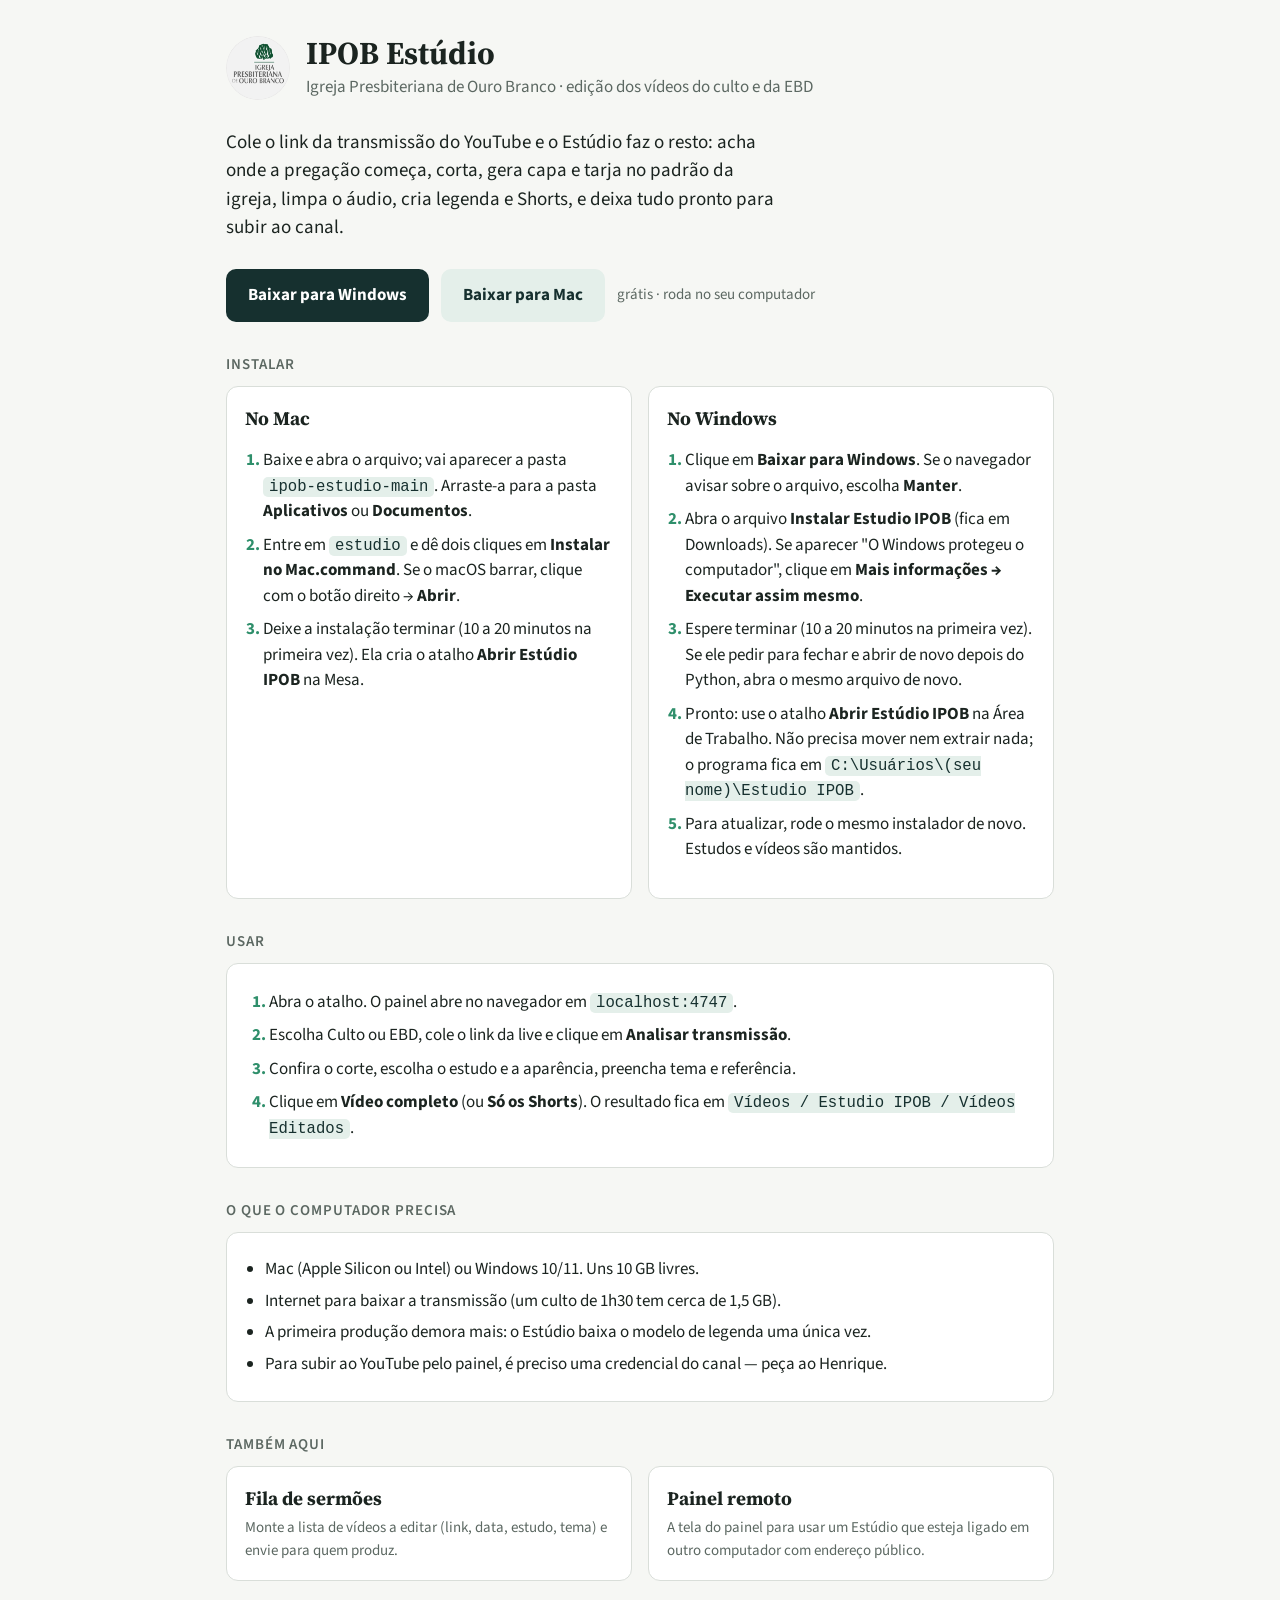
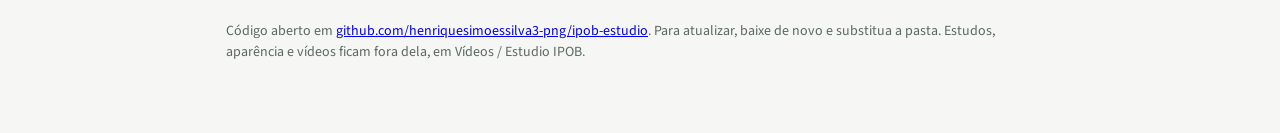
<file: index.html>
<!doctype html>
<html lang="pt-BR">
<head>
<meta charset="utf-8">
<meta name="viewport" content="width=device-width, initial-scale=1, viewport-fit=cover">
<title>IPOB Estúdio</title>
<link rel="icon" href="logo.png">
<link rel="stylesheet" href="https://fonts.googleapis.com/css2?family=Source+Serif+4:wght@600;700&family=Source+Sans+3:wght@400;600;700&display=swap">
<style>
/* Página de entrada: o que é o Estúdio, botão de baixar, passo a passo por sistema. */
:root{
  --fundo:#F6F7F4; --papel:#FFFFFF; --tinta:#1B2420; --tinta-fraca:#5C6862;
  --linha:#D9DED9; --verde:#16302F; --verde-claro:#E4EFEA; --realce:#2F8F6B;
  --titulo:"Source Serif 4",Georgia,serif; --texto:"Source Sans 3","Helvetica Neue",Arial,sans-serif;
}
@media (prefers-color-scheme: dark){ :root:not([data-theme="light"]){
  --fundo:#121917; --papel:#1A2421; --tinta:#ECF0ED; --tinta-fraca:#A3ADA7;
  --linha:#2C3833; --verde:#8FD3B5; --verde-claro:#1F312B; --realce:#63C39A; color-scheme:dark } }
:root[data-theme="dark"]{
  --fundo:#121917; --papel:#1A2421; --tinta:#ECF0ED; --tinta-fraca:#A3ADA7;
  --linha:#2C3833; --verde:#8FD3B5; --verde-claro:#1F312B; --realce:#63C39A; color-scheme:dark }
*{box-sizing:border-box}
body{margin:0;background:var(--fundo);color:var(--tinta);font:17px/1.5 var(--texto)}
.pagina{max-width:860px;margin:0 auto;padding:36px 16px 70px}
header{display:flex;align-items:center;gap:16px;margin-bottom:28px}
header img{width:64px;height:64px;border-radius:50%}
h1{font:700 32px/1.1 var(--titulo);margin:0;text-wrap:balance}
header p{margin:4px 0 0;color:var(--tinta-fraca)}
.intro{font-size:19px;max-width:62ch}
.baixar{display:flex;flex-wrap:wrap;gap:12px;align-items:center;margin:26px 0 10px}
.botao{display:inline-block;background:var(--verde);color:var(--papel);text-decoration:none;font-weight:700;padding:14px 22px;border-radius:10px}
.botao.leve{background:var(--verde-claro);color:var(--verde)}
.nota{color:var(--tinta-fraca);font-size:15px}
h2{font:600 15px/1.2 var(--texto);letter-spacing:.06em;text-transform:uppercase;color:var(--tinta-fraca);margin:34px 0 12px}
.passos{background:var(--papel);border:1px solid var(--linha);border-radius:12px;padding:6px 20px}
.passos ol{margin:0;padding:12px 0 12px 22px}
.passos li{margin:8px 0}
.passos li::marker{font-weight:700;color:var(--realce)}
code{background:var(--verde-claro);color:var(--verde);padding:1px 6px;border-radius:5px;font-size:.92em}
.duas{display:grid;grid-template-columns:1fr 1fr;gap:16px}
@media (max-width:700px){.duas{grid-template-columns:1fr}}
.cartao{background:var(--papel);border:1px solid var(--linha);border-radius:12px;padding:18px}
.cartao h3{margin:0 0 6px;font:700 19px var(--titulo)}
.cartao p{margin:0;color:var(--tinta-fraca);font-size:15px}
ul.lista{padding-left:20px;margin:0}
ul.lista li{margin:6px 0}
footer{margin-top:40px;color:var(--tinta-fraca);font-size:14px}
</style>
</head>
<body>
<div class="pagina">
  <header>
    <img src="logo.png" alt="">
    <div>
      <h1>IPOB Estúdio</h1>
      <p>Igreja Presbiteriana de Ouro Branco · edição dos vídeos do culto e da EBD</p>
    </div>
  </header>

  <p class="intro">Cole o link da transmissão do YouTube e o Estúdio faz o resto: acha onde a pregação começa, corta, gera capa e tarja no padrão da igreja, limpa o áudio, cria legenda e Shorts, e deixa tudo pronto para subir ao canal.</p>

  <div class="baixar">
    <a class="botao" href="instalar-windows.bat" download="Instalar Estudio IPOB.bat">Baixar para Windows</a>
    <a class="botao leve" href="https://github.com/henriquesimoessilva3-png/ipob-estudio/archive/refs/heads/main.zip">Baixar para Mac</a>
    <span class="nota">grátis · roda no seu computador</span>
  </div>

  <h2>Instalar</h2>
  <div class="duas">
    <div class="cartao">
      <h3>No Mac</h3>
      <ol class="passos" style="border:0;padding:0 0 0 18px;background:none">
        <li>Baixe e abra o arquivo; vai aparecer a pasta <code>ipob-estudio-main</code>. Arraste-a para a pasta <strong>Aplicativos</strong> ou <strong>Documentos</strong>.</li>
        <li>Entre em <code>estudio</code> e dê dois cliques em <strong>Instalar no Mac.command</strong>. Se o macOS barrar, clique com o botão direito → <strong>Abrir</strong>.</li>
        <li>Deixe a instalação terminar (10 a 20 minutos na primeira vez). Ela cria o atalho <strong>Abrir Estúdio IPOB</strong> na Mesa.</li>
      </ol>
    </div>
    <div class="cartao">
      <h3>No Windows</h3>
      <ol class="passos" style="border:0;padding:0 0 0 18px;background:none">
        <li>Clique em <strong>Baixar para Windows</strong>. Se o navegador avisar sobre o arquivo, escolha <strong>Manter</strong>.</li>
        <li>Abra o arquivo <strong>Instalar Estudio IPOB</strong> (fica em Downloads). Se aparecer "O Windows protegeu o computador", clique em <strong>Mais informações → Executar assim mesmo</strong>.</li>
        <li>Espere terminar (10 a 20 minutos na primeira vez). Se ele pedir para fechar e abrir de novo depois do Python, abra o mesmo arquivo de novo.</li>
        <li>Pronto: use o atalho <strong>Abrir Estúdio IPOB</strong> na Área de Trabalho. Não precisa mover nem extrair nada; o programa fica em <code>C:\Usuários\(seu nome)\Estudio IPOB</code>.</li>
        <li>Para atualizar, rode o mesmo instalador de novo. Estudos e vídeos são mantidos.</li>
      </ol>
    </div>
  </div>

  <h2>Usar</h2>
  <div class="passos">
    <ol>
      <li>Abra o atalho. O painel abre no navegador em <code>localhost:4747</code>.</li>
      <li>Escolha Culto ou EBD, cole o link da live e clique em <strong>Analisar transmissão</strong>.</li>
      <li>Confira o corte, escolha o estudo e a aparência, preencha tema e referência.</li>
      <li>Clique em <strong>Vídeo completo</strong> (ou <strong>Só os Shorts</strong>). O resultado fica em <code>Vídeos / Estudio IPOB / Vídeos Editados</code>.</li>
    </ol>
  </div>

  <h2>O que o computador precisa</h2>
  <div class="cartao">
    <ul class="lista">
      <li>Mac (Apple Silicon ou Intel) ou Windows 10/11. Uns 10 GB livres.</li>
      <li>Internet para baixar a transmissão (um culto de 1h30 tem cerca de 1,5 GB).</li>
      <li>A primeira produção demora mais: o Estúdio baixa o modelo de legenda uma única vez.</li>
      <li>Para subir ao YouTube pelo painel, é preciso uma credencial do canal — peça ao Henrique.</li>
    </ul>
  </div>

  <h2>Também aqui</h2>
  <div class="duas">
    <a class="cartao" href="fila.html" style="text-decoration:none;color:inherit"><h3>Fila de sermões</h3><p>Monte a lista de vídeos a editar (link, data, estudo, tema) e envie para quem produz.</p></a>
    <a class="cartao" href="painel.html" style="text-decoration:none;color:inherit"><h3>Painel remoto</h3><p>A tela do painel para usar um Estúdio que esteja ligado em outro computador com endereço público.</p></a>
  </div>

  <footer>Código aberto em <a href="https://github.com/henriquesimoessilva3-png/ipob-estudio">github.com/henriquesimoessilva3-png/ipob-estudio</a>. Para atualizar, baixe de novo e substitua a pasta. Estudos, aparência e vídeos ficam fora dela, em Vídeos / Estudio IPOB.</footer>
</div>
</body>
</html>
</file>
